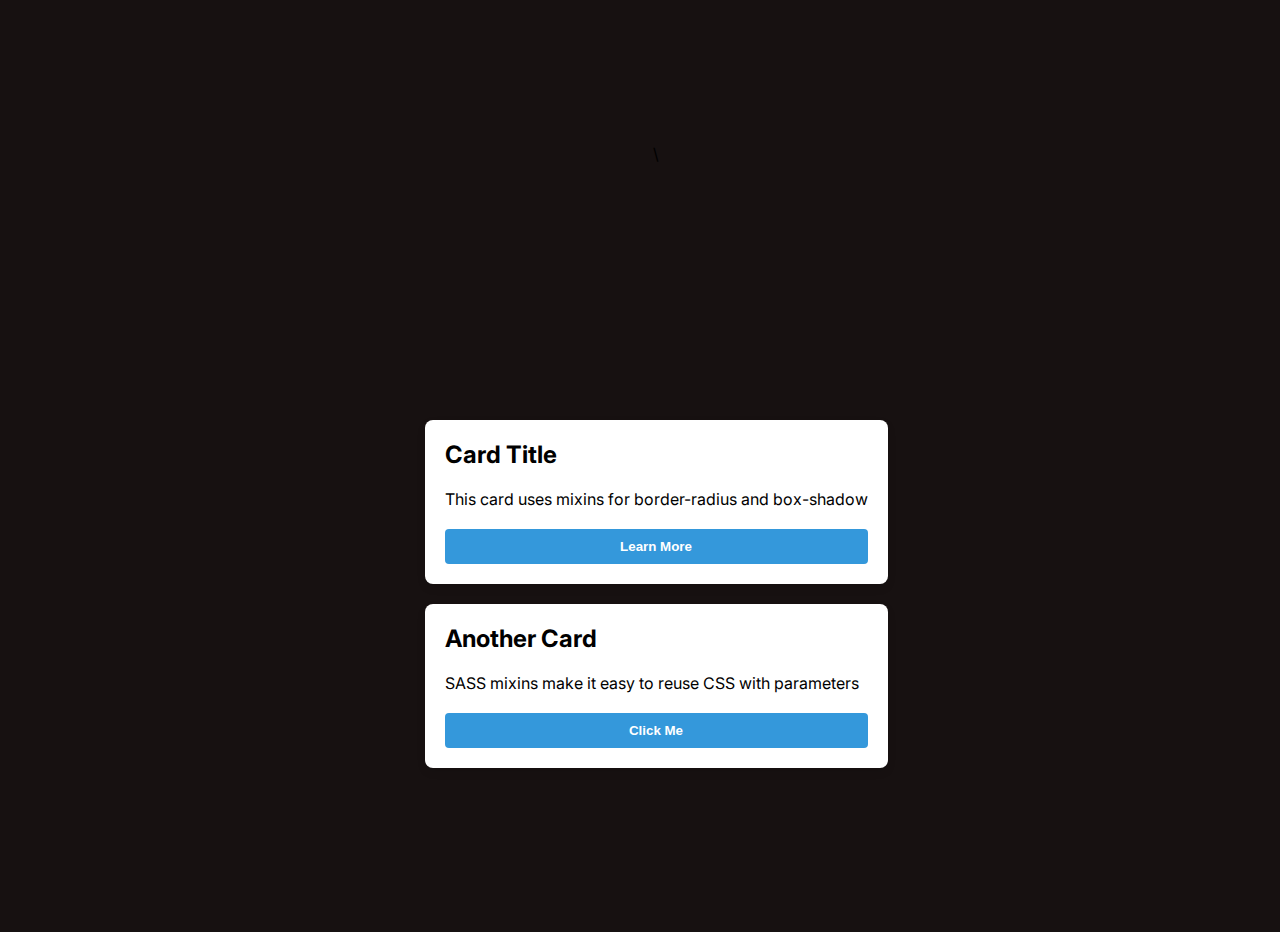
<file: SASS/04.Mixins/index.html>
<!DOCTYPE html>
\
<html lang="en">
  <head>
    <meta charset="UTF-8" />
    <meta name="viewport" content="width=device-width, initial-scale=1.0" />
    <title>Example SASS Mixins</title>

    <link rel="preconnect" href="https://fonts.googleapis.com" />
    <link rel="preconnect" href="https://fonts.gstatic.com" crossorigin />
    <link
      href="https://fonts.googleapis.com/css2?family=Inter:ital,opsz,wght@0,14..32,100..900;1,14..32,100..900&display=swap"
      rel="stylesheet"
    />
    <link rel="stylesheet" href="style.css" />
  </head>
  <body>
    <section>
      <section class="card">
        <h2>Card Title</h2>
        <p>This card uses mixins for border-radius and box-shadow</p>
        <button>Learn More</button>
      </section>

      <section class="card">
        <h2>Another Card</h2>
        <p>SASS mixins make it easy to reuse CSS with parameters</p>
        <button>Click Me</button>
      </section>
    </section>
  </body>
</html>
</file>
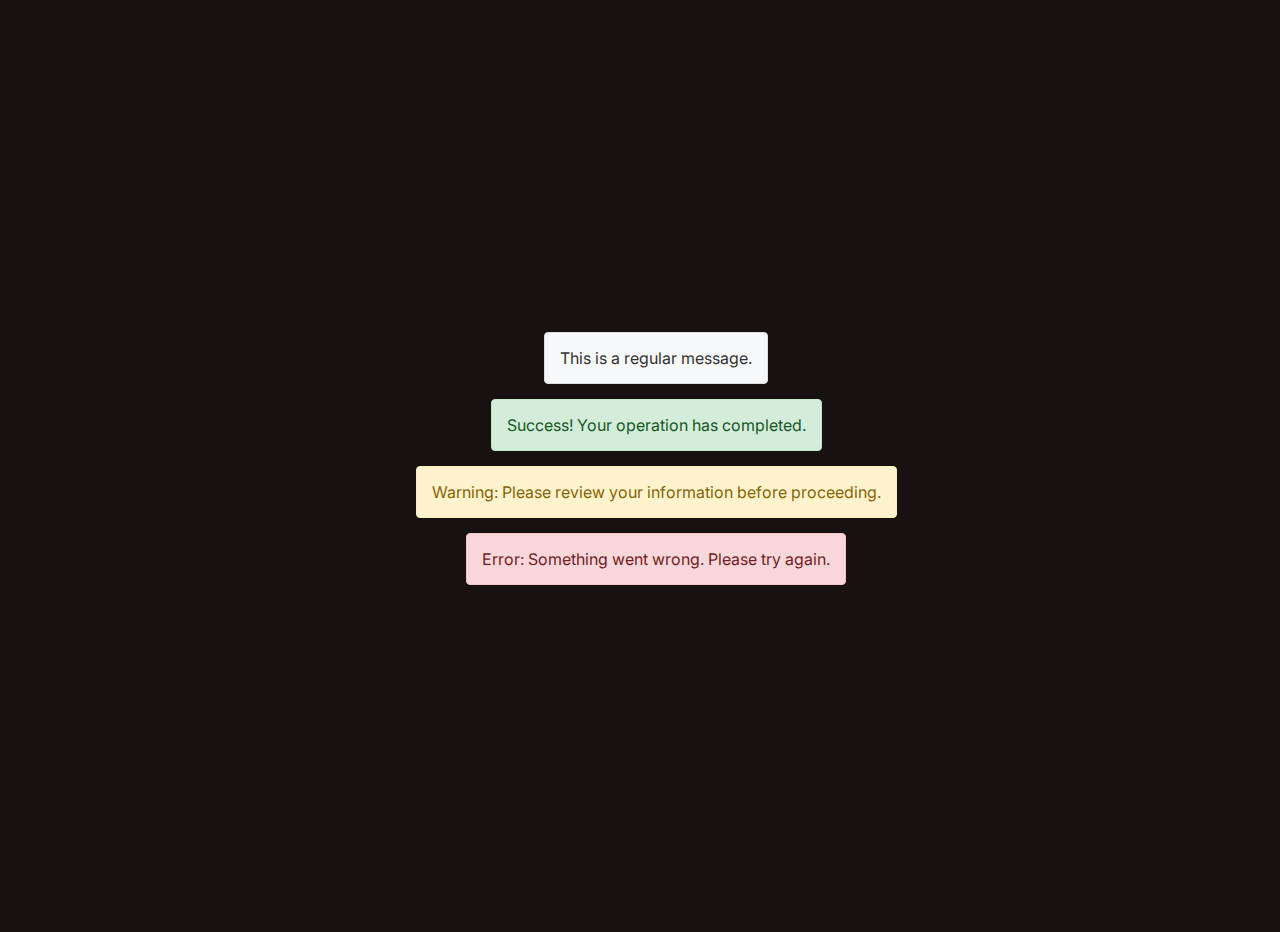
<file: SASS/05.Extends/index.html>
<!DOCTYPE html>
<html lang="en">
  <head>
    <meta charset="UTF-8" />
    <meta name="viewport" content="width=device-width, initial-scale=1.0" />
    <title>Example SASS Mixins</title>

    <link rel="preconnect" href="https://fonts.googleapis.com" />
    <link rel="preconnect" href="https://fonts.gstatic.com" crossorigin />
    <link
      href="https://fonts.googleapis.com/css2?family=Inter:ital,opsz,wght@0,14..32,100..900;1,14..32,100..900&display=swap"
      rel="stylesheet"
    />
    <link rel="stylesheet" href="style.css" />
  </head>
  <body>
 <div class="message">
      This is a regular message.
    </div>

    <div class="success">
      Success! Your operation has completed.
    </div>

    <div class="warning">
      Warning: Please review your information before proceeding.
    </div>

    <div class="error">
      Error: Something went wrong. Please try again.
    </div>
  </body>
</html>
</file>
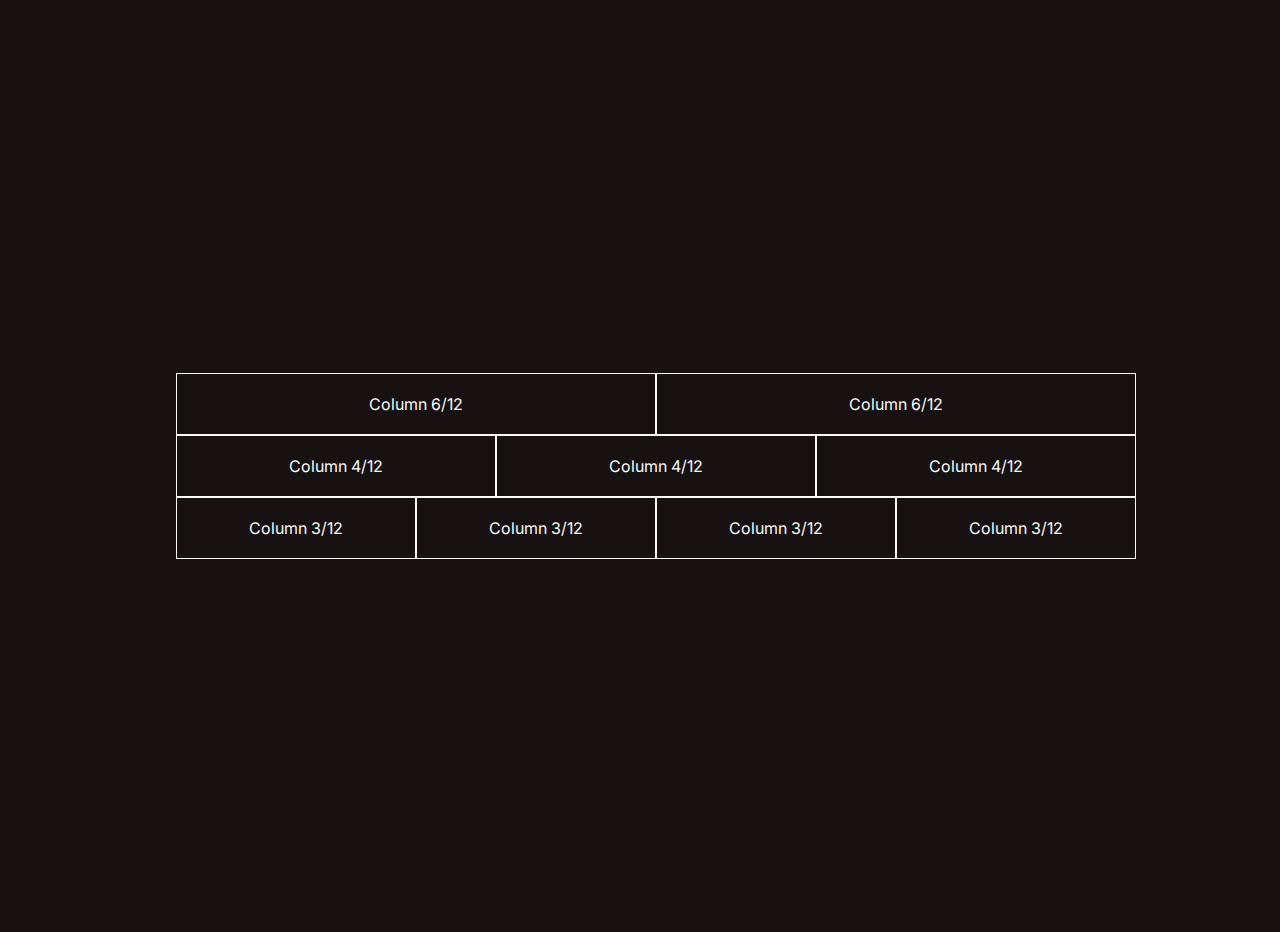
<file: SASS/06.Operators/index.html>
<!DOCTYPE html>
<html lang="en">
  <head>
    <meta charset="UTF-8" />
    <meta name="viewport" content="width=device-width, initial-scale=1.0" />
    <title>Example SASS Operators</title>

    <link rel="preconnect" href="https://fonts.googleapis.com" />
    <link rel="preconnect" href="https://fonts.gstatic.com" crossorigin />
    <link
      href="https://fonts.googleapis.com/css2?family=Inter:ital,opsz,wght@0,14..32,100..900;1,14..32,100..900&display=swap"
      rel="stylesheet"
    />
    <link rel="stylesheet" href="style.css" />
  </head>
  <body>
    <div class="container">
      <div class="row">
        <div class="col-6">Column 6/12</div>
        <div class="col-6">Column 6/12</div>
      </div>

      <div class="row" style="margin-top: 10px">
        <div class="col-4">Column 4/12</div>
        <div class="col-4">Column 4/12</div>
        <div class="col-4">Column 4/12</div>
      </div>

      <div class="row" style="margin-top: 10px">
        <div class="col-3">Column 3/12</div>
        <div class="col-3">Column 3/12</div>
        <div class="col-3">Column 3/12</div>
        <div class="col-3">Column 3/12</div>
      </div>
    </div>
  </body>
</html>
</file>
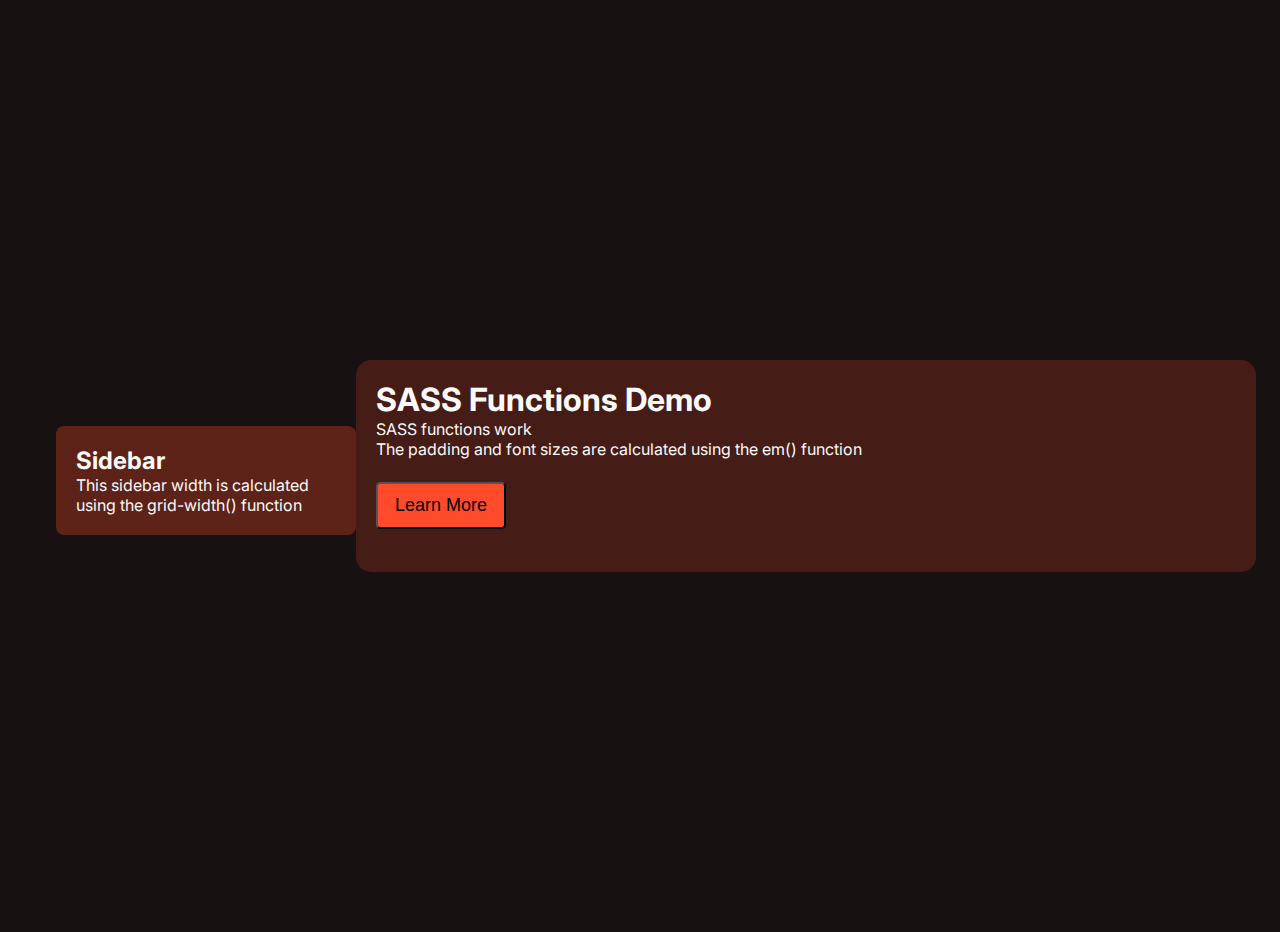
<file: SASS/07.Functions/index.html>
<!DOCTYPE html>
<html lang="en">
  <head>
    <meta charset="UTF-8" />
    <meta name="viewport" content="width=device-width, initial-scale=1.0" />
    <title>Example SASS Functions</title>

    <link rel="preconnect" href="https://fonts.googleapis.com" />
    <link rel="preconnect" href="https://fonts.gstatic.com" crossorigin />
    <link
      href="https://fonts.googleapis.com/css2?family=Inter:ital,opsz,wght@0,14..32,100..900;1,14..32,100..900&display=swap"
      rel="stylesheet"
    />
    <link rel="stylesheet" href="style.css" />
  </head>
  <body>
    <div class="container">
      <div class="sidebar">
        <h2>Sidebar</h2>
        <p>This sidebar width is calculated using the grid-width() function</p>
      </div>

      <div class="main-content">
        <h1>SASS Functions Demo</h1>
        <p>SASS functions work</p>
        <p>The padding and font sizes are calculated using the em() function</p>
        <button class="button-primary">Learn More</button>
      </div>
    </div>
  </body>
</html>
</file>
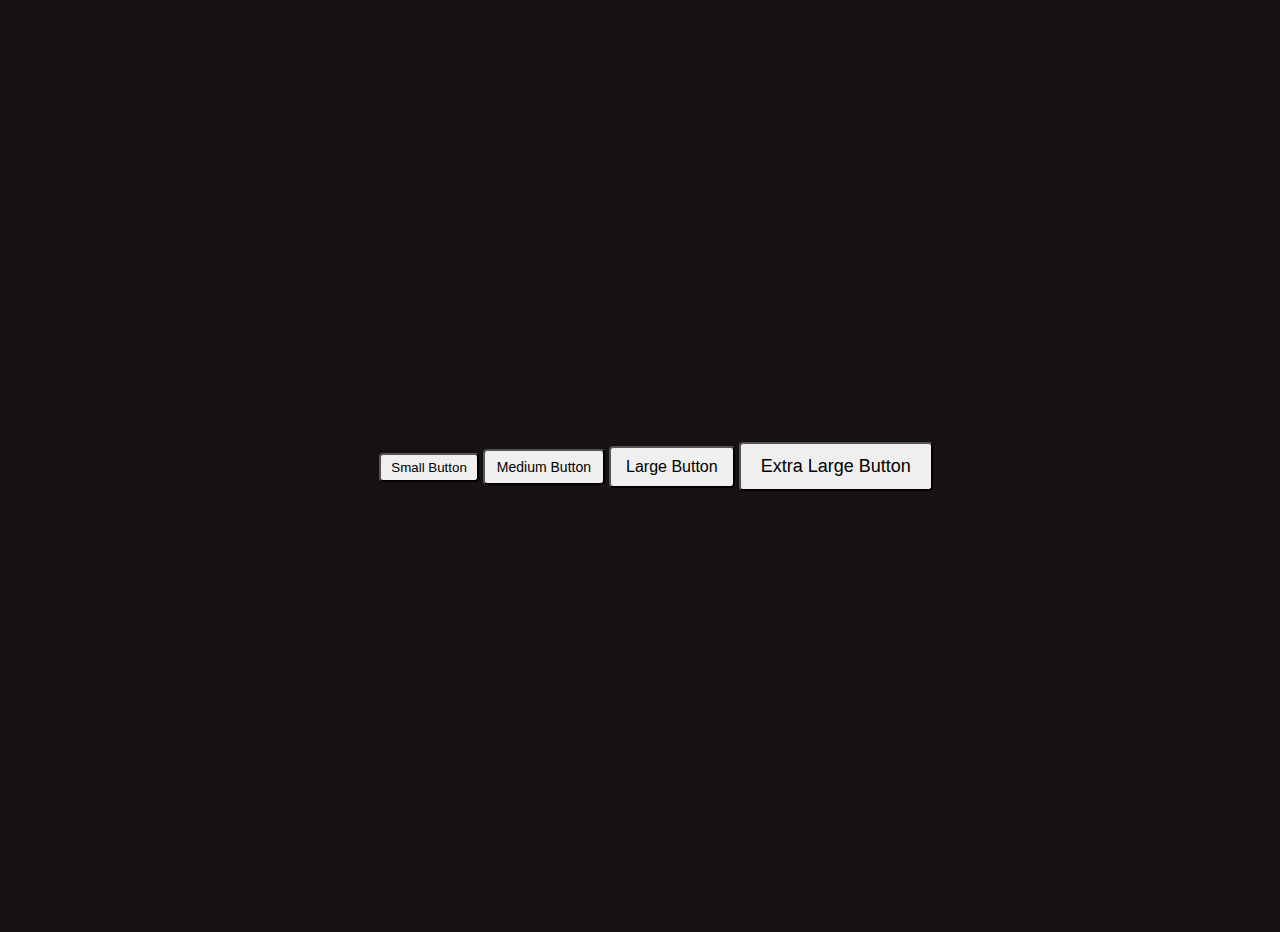
<file: SASS/07.Interpolation/index.html>
<!DOCTYPE html>
<html lang="en">
  <head>
    <meta charset="UTF-8" />
    <meta name="viewport" content="width=device-width, initial-scale=1.0" />
    <title>Example SASS Interpolation</title>

    <link rel="preconnect" href="https://fonts.googleapis.com" />
    <link rel="preconnect" href="https://fonts.gstatic.com" crossorigin />
    <link
      href="https://fonts.googleapis.com/css2?family=Inter:ital,opsz,wght@0,14..32,100..900;1,14..32,100..900&display=swap"
      rel="stylesheet"
    />
    <link rel="stylesheet" href="style.css" />
  </head>
  <body>
    <section class="container">
    <button class="btn btn__sm">Small Button</button>
      <button class="btn btn__md">Medium Button</button>
      <button class="btn btn__lg">Large Button</button>
      <button class="btn btn__xl">Extra Large Button</button>
    </section>
  </body>
</html>
</file>
<file: SASS/04.Mixins/style.css>
* {
  margin: 0;
  padding: 0;
  box-sizing: border-box;
}

body {
  width: 100dvw;
  height: 100dvh;
  margin: 1em;
  display: grid;
  place-items: center;
  background-color: #171111;
  font-family: "Inter", sans-serif;
  overflow: hidden;
}

.card {
  background: white;
  padding: 20px;
  display: flex;
  flex-flow: column wrap;
  gap: 20px;
  -webkit-border-radius: 8px;
  -moz-border-radius: 8px;
  -ms-border-radius: 8px;
  border-radius: 8px;
  -webkit-box-shadow: 0 4px 8px 0 rgba(0, 0, 0, 0.1);
  -moz-box-shadow: 0 4px 8px 0 rgba(0, 0, 0, 0.1);
  box-shadow: 0 4px 8px 0 rgba(0, 0, 0, 0.1);
  margin-bottom: 20px;
}
.card button {
  background: #3498db;
  color: white;
  padding: 10px 20px;
  border: none;
  -webkit-border-radius: 4px;
  -moz-border-radius: 4px;
  -ms-border-radius: 4px;
  border-radius: 4px;
  font-weight: bold;
  cursor: pointer;
}

/*# sourceMappingURL=style.css.map */
</file>
<file: SASS/05.Extends/style.css>
* {
  margin: 0;
  padding: 0;
  box-sizing: border-box;
}

body {
  width: 100dvw;
  height: 100dvh;
  margin: 1em;
  display: flex;
  flex-direction: column;
  justify-content: center;
  align-items: center;
  background-color: #171111;
  font-family: "Inter", sans-serif;
  overflow: hidden;
}

.error, .warning, .success, .message {
  border: 1px solid #ddd;
  padding: 15px;
  margin-bottom: 15px;
  border-radius: 4px;
}

.message {
  background-color: #f8f9fa;
  color: #333;
}

.success {
  background-color: #d4edda;
  border-color: #c3e6cb;
  color: #155724;
}

.warning {
  background-color: #fff3cd;
  border-color: #ffeeba;
  color: #856404;
}

.error {
  background-color: #f8d7da;
  border-color: #f5c6cb;
  color: #721c24;
}

/*# sourceMappingURL=style.css.map */
</file>
<file: SASS/06.Operators/style.css>
* {
  margin: 0;
  padding: 0;
  box-sizing: border-box;
}

body {
  width: 100dvw;
  height: 100dvh;
  margin: 1em;
  display: flex;
  flex-direction: column;
  justify-content: center;
  align-items: center;
  background-color: #171111;
  font-family: "Inter", sans-serif;
  overflow: hidden;
  color: #fbfafa;
}

.container {
  width: 960px;
  margin: 0 auto;
  padding: 0 10px;
}

.row {
  display: flex;
  margin: -10px;
  text-align: center;
}

.col-1 {
  width: 80px;
  padding: 20px;
  border: 1px solid #fbfafa;
}

.col-2 {
  width: 160px;
  padding: 20px;
  border: 1px solid #fbfafa;
}

.col-3 {
  width: 240px;
  padding: 20px;
  border: 1px solid #fbfafa;
}

.col-4 {
  width: 320px;
  padding: 20px;
  border: 1px solid #fbfafa;
}

.col-5 {
  width: 400px;
  padding: 20px;
  border: 1px solid #fbfafa;
}

.col-6 {
  width: 480px;
  padding: 20px;
  border: 1px solid #fbfafa;
}

.col-7 {
  width: 560px;
  padding: 20px;
  border: 1px solid #fbfafa;
}

.col-8 {
  width: 640px;
  padding: 20px;
  border: 1px solid #fbfafa;
}

.col-9 {
  width: 720px;
  padding: 20px;
  border: 1px solid #fbfafa;
}

.col-10 {
  width: 800px;
  padding: 20px;
  border: 1px solid #fbfafa;
}

.col-11 {
  width: 880px;
  padding: 20px;
  border: 1px solid #fbfafa;
}

.col-12 {
  width: 960px;
  padding: 20px;
  border: 1px solid #fbfafa;
}

/*# sourceMappingURL=style.css.map */
</file>
<file: SASS/07.Functions/style.css>
* {
  margin: 0;
  padding: 0;
  box-sizing: border-box;
}

body {
  width: 100dvw;
  height: 100dvh;
  margin: 1em;
  display: flex;
  flex-direction: column;
  justify-content: center;
  align-items: center;
  background-color: #171111;
  font-family: "Inter", sans-serif;
  overflow: hidden;
  color: #fbfafa;
}

.container {
  width: 1200px;
  margin-inline: auto;
  font-size: 0;
  letter-spacing: -1px;
}

.sidebar {
  display: inline-block;
  border-radius: 8px;
  width: 25%;
  padding: 1.25em;
  font-size: 16px;
  letter-spacing: normal;
  background-color: color-mix(in hsl, #ff4b2b, transparent 70%);
}

.main-content {
  display: inline-block;
  border-radius: 15px;
  width: 75%;
  padding: 1.25em;
  font-size: 16px;
  letter-spacing: normal;
  background-color: color-mix(in hsl, #ff4b2b, transparent 80%);
}

.button-primary {
  background-color: #ff4b2b;
  padding: 0.625em 0.9375em;
  margin-block: 1.25em;
  font-size: 1.125em;
  border-radius: 0.25em;
}

/*# sourceMappingURL=style.css.map */
</file>
<file: SASS/07.Interpolation/style.css>
* {
  margin: 0;
  padding: 0;
  box-sizing: border-box;
}

body {
  width: 100dvw;
  height: 100dvh;
  margin: 1em;
  display: flex;
  flex-direction: column;
  justify-content: center;
  align-items: center;
  background-color: #171111;
  font-family: "Inter", sans-serif;
  overflow: hidden;
  color: #fbfafa;
}

.btn {
  display: inline-block;
  padding: 10px 15px;
  text-decoration: none;
  border-radius: 4px;
}

.btn__sm {
  font__size: 12px;
  padding: 5px 10px;
}

.btn__md {
  font-size: 14px;
  padding: 8px 12px;
}

.btn__lg {
  font-size: 16px;
  padding: 10px 15px;
}

.btn__xl {
  font-size: 18px;
  padding: 12px 20px;
}

/*# sourceMappingURL=style.css.map */
</file>
